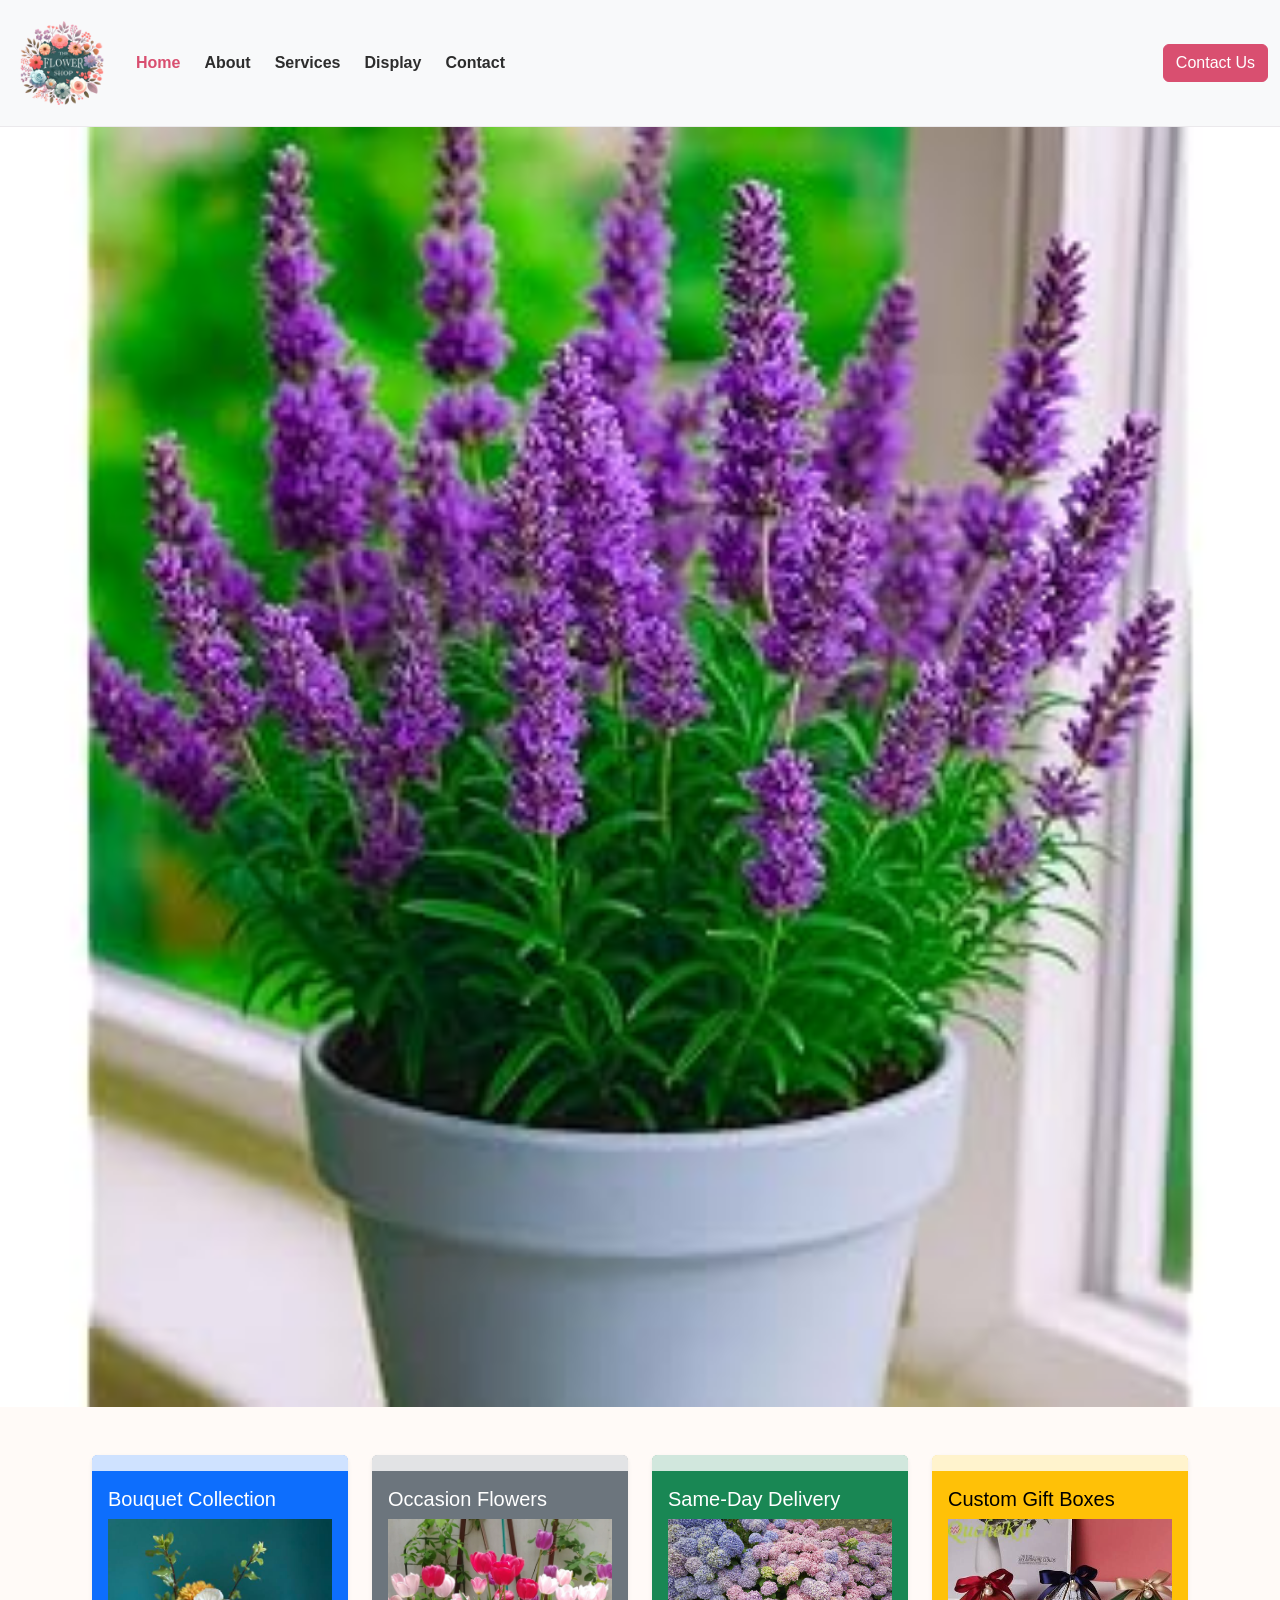
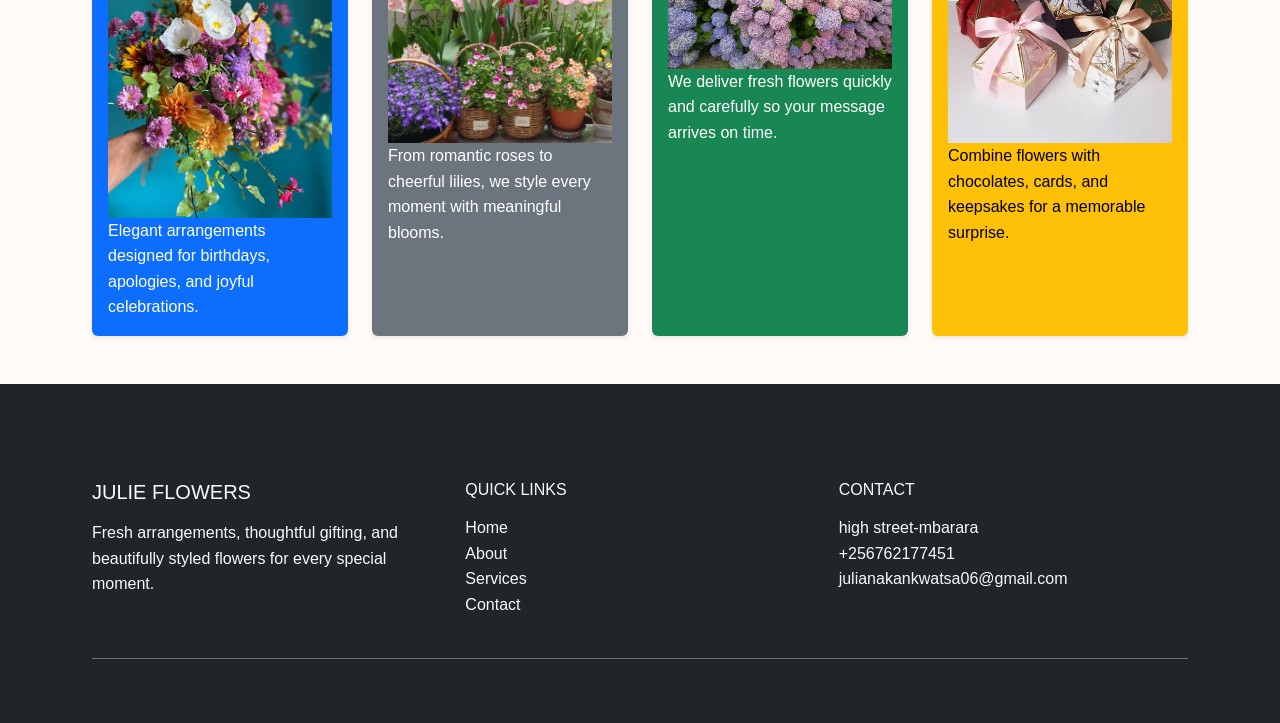
<file: index.html>
<!doctype html>
<html lang="en">
  <head>
    <meta charset="utf-8">
    <meta name="viewport" content="width=device-width, initial-scale=1">
    <title>JULIE FLOWERS</title>
    <link href="https://cdn.jsdelivr.net/npm/bootstrap@5.3.8/dist/css/bootstrap.min.css" rel="stylesheet" integrity="sha384-sRIl4kxILFvY47J16cr9ZwB07vP4J8+LH7qKQnuqkuIAvNWLzeN8tE5YBujZqJLB" crossorigin="anonymous">
    <link rel="stylesheet" href="styles.css">
  </head>
  <body>


<nav class="navbar navbar-expand-lg bg-body-tertiary">
  <div class="container-fluid">
    <a class="navbar-brand" href="#">
     <img src="./download (1).png"style="width: 100px; height: auto;" alt="logo"></img>
    </a>
    <button class="navbar-toggler" type="button" data-bs-toggle="collapse" data-bs-target="#navbarSupportedContent" aria-controls="navbarSupportedContent" aria-expanded="false" aria-label="Toggle navigation">
      <span class="navbar-toggler-icon"></span>
    </button>
    <div class="collapse navbar-collapse" id="navbarSupportedContent">
      <ul class="navbar-nav me-auto mb-2 mb-lg-0">
        <li class="nav-item">
          <a class="nav-link active" aria-current="page" href="index.html">Home</a>
        </li>
        <li class="nav-item">
          <a class="nav-link" href="about.html">About</a>
        </li>
        <li class="nav-item">
          <a class="nav-link" href="service.html">Services</a>
        </li>
        <li class="nav-item">
          <a class="nav-link" href="display.html">Display</a>
        </li>
        <li class="nav-item">
          <a class="nav-link" href="contact.html">Contact</a>
        </li>
      </ul>
      <a class="btn btn-primary" href="contact.html">Contact Us</a>
    </div>
  </div>
</nav>





<div id="carouselExampleSlidesOnly" class="carousel slide" data-bs-ride="carousel">
  <div class="carousel-inner">
    <div class="carousel-item active">
      <img src="./61cNMTvEzML._AC_SR290,290_.jpg" class="d-block w-100" alt="...">
    </div>
    <div class="carousel-item">
      <img src="./91kBZovvUzL._AC_SX569_.jpg" class="d-block w-100" alt="...">
    </div>
    <div class="carousel-item">
      <img src="./calamondin-orange-fdf10c07-b6b133559b694c3c9a8b9073ec164389.jpg" class="d-block w-100" alt="...">
    </div>
  </div>
</div>










<div class="container my-5">
  <div class="row g-4">
    <div class="col-md-6 col-lg-3">
      <div class="card h-100 text-bg-primary shadow-sm border-0">
        <div class="card-header border-0 bg-primary-subtle"></div>
        <div class="card-body">
          <h5 class="card-title">Bouquet Collection</h5>
          <img src="./images (39).png" alt="" class="img-fluid">
          <p class="card-text">Elegant arrangements designed for birthdays, apologies, and joyful celebrations.</p>
        </div>
      </div>
    </div>

    <div class="col-md-6 col-lg-3">
      <div class="card h-100 text-bg-secondary shadow-sm border-0">
        <div class="card-header border-0 bg-secondary-subtle"></div>
        <div class="card-body">
          <h5 class="card-title">Occasion Flowers</h5>
          <img src="./Colorful-flower-for-your-home-garden.webp" alt="" class="img-fluid">
          <p class="card-text">From romantic roses to cheerful lilies, we style every moment with meaningful blooms.</p>
        </div>
      </div>
    </div>

    <div class="col-md-6 col-lg-3">
      <div class="card h-100 text-bg-success shadow-sm border-0">
        <div class="card-header border-0 bg-success-subtle"></div>
        <div class="card-body">
          <h5 class="card-title">Same-Day Delivery</h5>

          <img src="./hydrangea-arranging-ideas-copy-2000-a7f884e983054d808f8746deaaf5e472.jpg" alt="" class="img-fluid">
          <p class="card-text">We deliver fresh flowers quickly and carefully so your message arrives on time.</p>
        </div>
      </div>
    </div>

    <div class="col-md-6 col-lg-3">
      <div class="card h-100 text-bg-warning shadow-sm border-0">
        <div class="card-header border-0 bg-warning-subtle"></div>
        <div class="card-body">
          <h5 class="card-title">Custom Gift Boxes</h5>

          <img src="./images (36).png" alt="" class="img-fluid">
          <p class="card-text">Combine flowers with chocolates, cards, and keepsakes for a memorable surprise.</p>
        </div>
      </div>
    </div>
  </div>
</div>




<footer class="bg-dark text-light mt-5">
  <div class="container py-5">
    <div class="row g-4">
      <div class="col-md-4">
        <h5 class="text-uppercase mb-3">Julie Flowers</h5>
        <p class="mb-0">Fresh arrangements, thoughtful gifting, and beautifully styled flowers for every special moment.</p>
      </div>
      <div class="col-md-4">
        <h6 class="text-uppercase mb-3">Quick Links</h6>
        <ul class="list-unstyled">
          <li><a href="index.html" class="text-light text-decoration-none">Home</a></li>
          <li><a href="about.html" class="text-light text-decoration-none">About</a></li>
          <li><a href="service.html" class="text-light text-decoration-none">Services</a></li>
          <li><a href="contact.html" class="text-light text-decoration-none">Contact</a></li>
        </ul>
      </div>
      <div class="col-md-4">
        <h6 class="text-uppercase mb-3">Contact</h6>
        <ul class="list-unstyled">
          <li>high street-mbarara</li>
          <li>+256762177451</li>
          <li>julianakankwatsa06@gmail.com</li>
        </ul>
      </div>
    </div>
    <div class="border-top border-secondary mt-4 pt-3 text-center small text-secondary">
      
    </div>
  </div>
</footer>

    <script src="https://cdn.jsdelivr.net/npm/bootstrap@5.3.8/dist/js/bootstrap.bundle.min.js" integrity="sha384-FKyoEForCGlyvwx9Hj09JcYn3nv7wiPVlz7YYwJrWVcXK/BmnVDxM+D2scQbITxI" crossorigin="anonymous"></script>
    <script src="script.js"></script>
  </body>
</html>
</file>
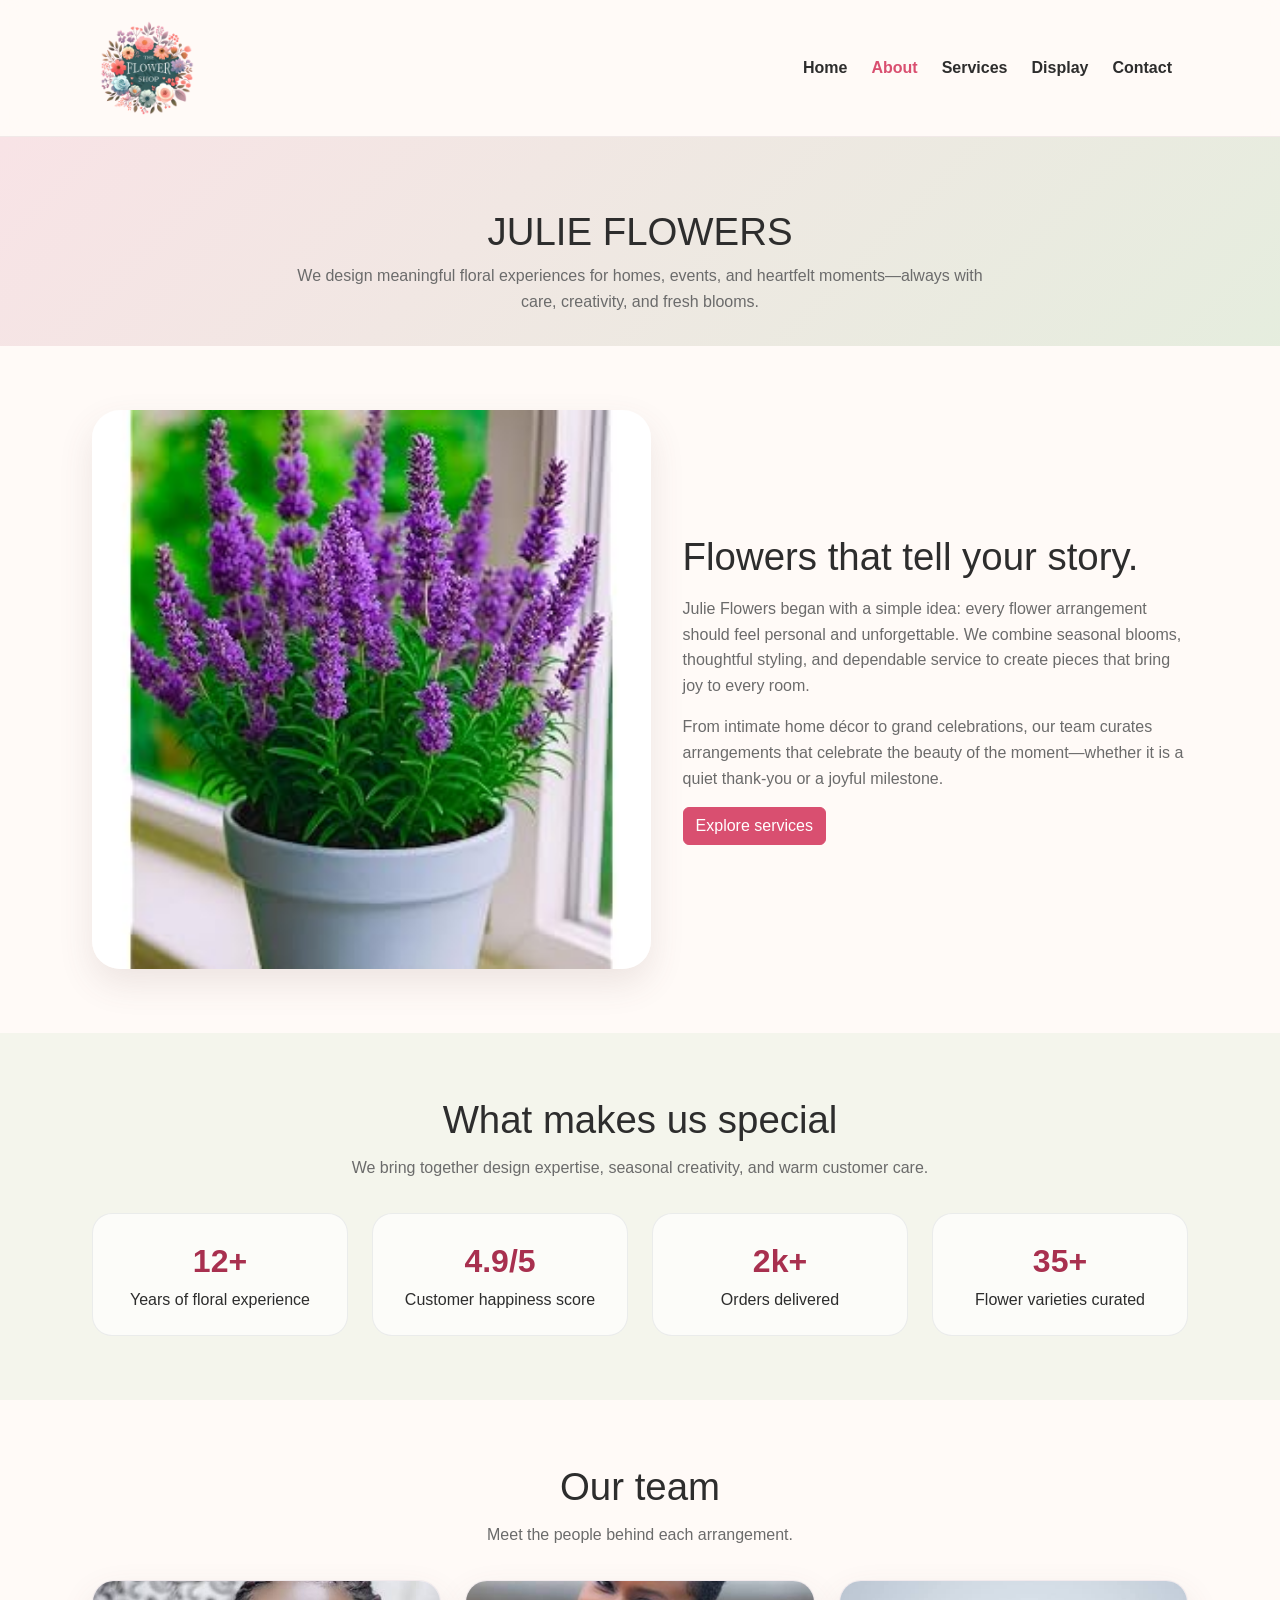
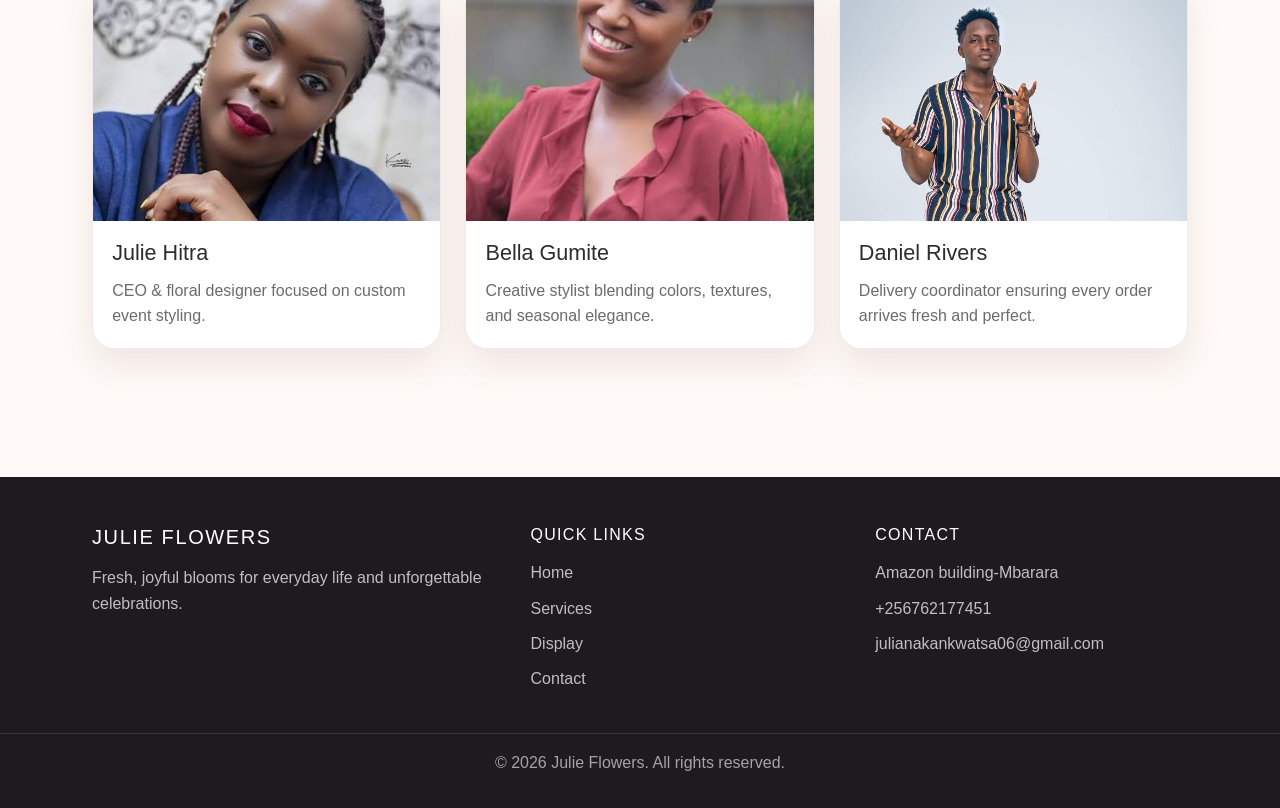
<file: about.html>
<!DOCTYPE html>
<html lang="en">
  <head>
    <meta charset="UTF-8" />
    <meta name="viewport" content="width=device-width, initial-scale=1.0" />
    <title>About | Julie Flowers</title>
    <link href="https://cdn.jsdelivr.net/npm/bootstrap@5.3.8/dist/css/bootstrap.min.css" rel="stylesheet" crossorigin="anonymous" />
    <link rel="stylesheet" href="styles.css" />
  </head>
  <body>
    <header class="site-header">
      <nav class="navbar navbar-expand-lg">
        <div class="container">
          <a class="navbar-brand" href="index.html"><img src="./download (1).png" alt="Julie Flowers logo" /></a>
          <button class="navbar-toggler" type="button" data-bs-toggle="collapse" data-bs-target="#mainNav" aria-controls="mainNav" aria-expanded="false" aria-label="Toggle navigation">
            <span class="navbar-toggler-icon"></span>
          </button>
          <div class="collapse navbar-collapse" id="mainNav">
            <ul class="navbar-nav ms-auto align-items-lg-center">
              <li class="nav-item"><a class="nav-link" href="index.html">Home</a></li>
              <li class="nav-item"><a class="nav-link active" href="about.html">About</a></li>
              <li class="nav-item"><a class="nav-link" href="service.html">Services</a></li>
              <li class="nav-item"><a class="nav-link" href="display.html">Display</a></li>
              <li class="nav-item"><a class="nav-link" href="contact.html">Contact</a></li>
            </ul>
          </div>
        </div>
      </nav>
    </header>

    <main>
      <section class="page-hero">
        <div class="container page-hero-inner fade-up">
        
          <h1>JULIE FLOWERS</h1>
          <p>We design meaningful floral experiences for homes, events, and heartfelt moments—always with care, creativity, and fresh blooms.</p>
        </div>
      </section>

      <section class="section">
        <div class="container story-layout">
          <div class="fade-up">
            <img src="./61cNMTvEzML._AC_SR290,290_.jpg" alt="Beautiful flower arrangements" />
          </div>
          <div class="story-content fade-up">
            <h2>Flowers that tell your story.</h2>
            <p>Julie Flowers began with a simple idea: every flower arrangement should feel personal and unforgettable. We combine seasonal blooms, thoughtful styling, and dependable service to create pieces that bring joy to every room.</p>
            <p>From intimate home décor to grand celebrations, our team curates arrangements that celebrate the beauty of the moment—whether it is a quiet thank-you or a joyful milestone.</p>
            <a href="service.html" class="btn btn-primary">Explore services</a>
          </div>
        </div>
      </section>

      <section class="section" style="background: rgba(223, 234, 216, 0.35);">
        <div class="container">
          <div class="section-heading fade-up">
            <h2>What makes us special</h2>
            <p>We bring together design expertise, seasonal creativity, and warm customer care.</p>
          </div>
          <div class="stat-grid">
            <div class="stat-box fade-up">
              <strong>12+</strong>
              Years of floral experience
            </div>
            <div class="stat-box fade-up">
              <strong>4.9/5</strong>
              Customer happiness score
            </div>
            <div class="stat-box fade-up">
              <strong>2k+</strong>
              Orders delivered
            </div>
            <div class="stat-box fade-up">
              <strong>35+</strong>
              Flower varieties curated
            </div>
          </div>
        </div>
      </section>

      <section class="section">
        <div class="container">
          <div class="section-heading fade-up">
            <h2>Our team</h2>
            <p>Meet the people behind each arrangement.</p>
          </div>
          <div class="team-grid">
            <div class="team-card fade-up">
              <img src="./images (34).png" alt="Julie portrait" />
              <div class="team-card-body">
                <h3>Julie Hitra</h3>
                <p>CEO & floral designer focused on custom event styling.</p>
              </div>
            </div>
            <div class="team-card fade-up">
              <img src="./images (32).png" alt="CEO" />
              <div class="team-card-body">
                <h3>Bella Gumite</h3>
                <p>Creative stylist blending colors, textures, and seasonal elegance.</p>
              </div>
            </div>
            <div class="team-card fade-up">
              <img src="./images (30).png" alt="Delivery team portrait" />
              <div class="team-card-body">
                <h3>Daniel Rivers</h3>
                <p>Delivery coordinator ensuring every order arrives fresh and perfect.</p>
              </div>
            </div>
          </div>
        </div>
      </section>
    </main>

    <footer>
      <div class="container footer-grid">
        <div>
          <h5>Julie Flowers</h5>
          <p>Fresh, joyful blooms for everyday life and unforgettable celebrations.</p>
        </div>
        <div>
          <h6>Quick links</h6>
          <ul class="footer-links">
            <li><a href="index.html">Home</a></li>
            <li><a href="service.html">Services</a></li>
            <li><a href="display.html">Display</a></li>
            <li><a href="contact.html">Contact</a></li>
          </ul>
        </div>
        <div>
          <h6>Contact</h6>
          <ul class="footer-links">
            <li>Amazon building-Mbarara</li>
            <li>+256762177451</li>
            <li>julianakankwatsa06@gmail.com</li>
          </ul>
        </div>
      </div>
      <div class="footer-bottom">© <span id="year"></span> Julie Flowers. All rights reserved.</div>
    </footer>

    <script src="https://cdn.jsdelivr.net/npm/bootstrap@5.3.8/dist/js/bootstrap.bundle.min.js" crossorigin="anonymous"></script>
    <script src="script.js"></script>
  </body>
</html>
</file>
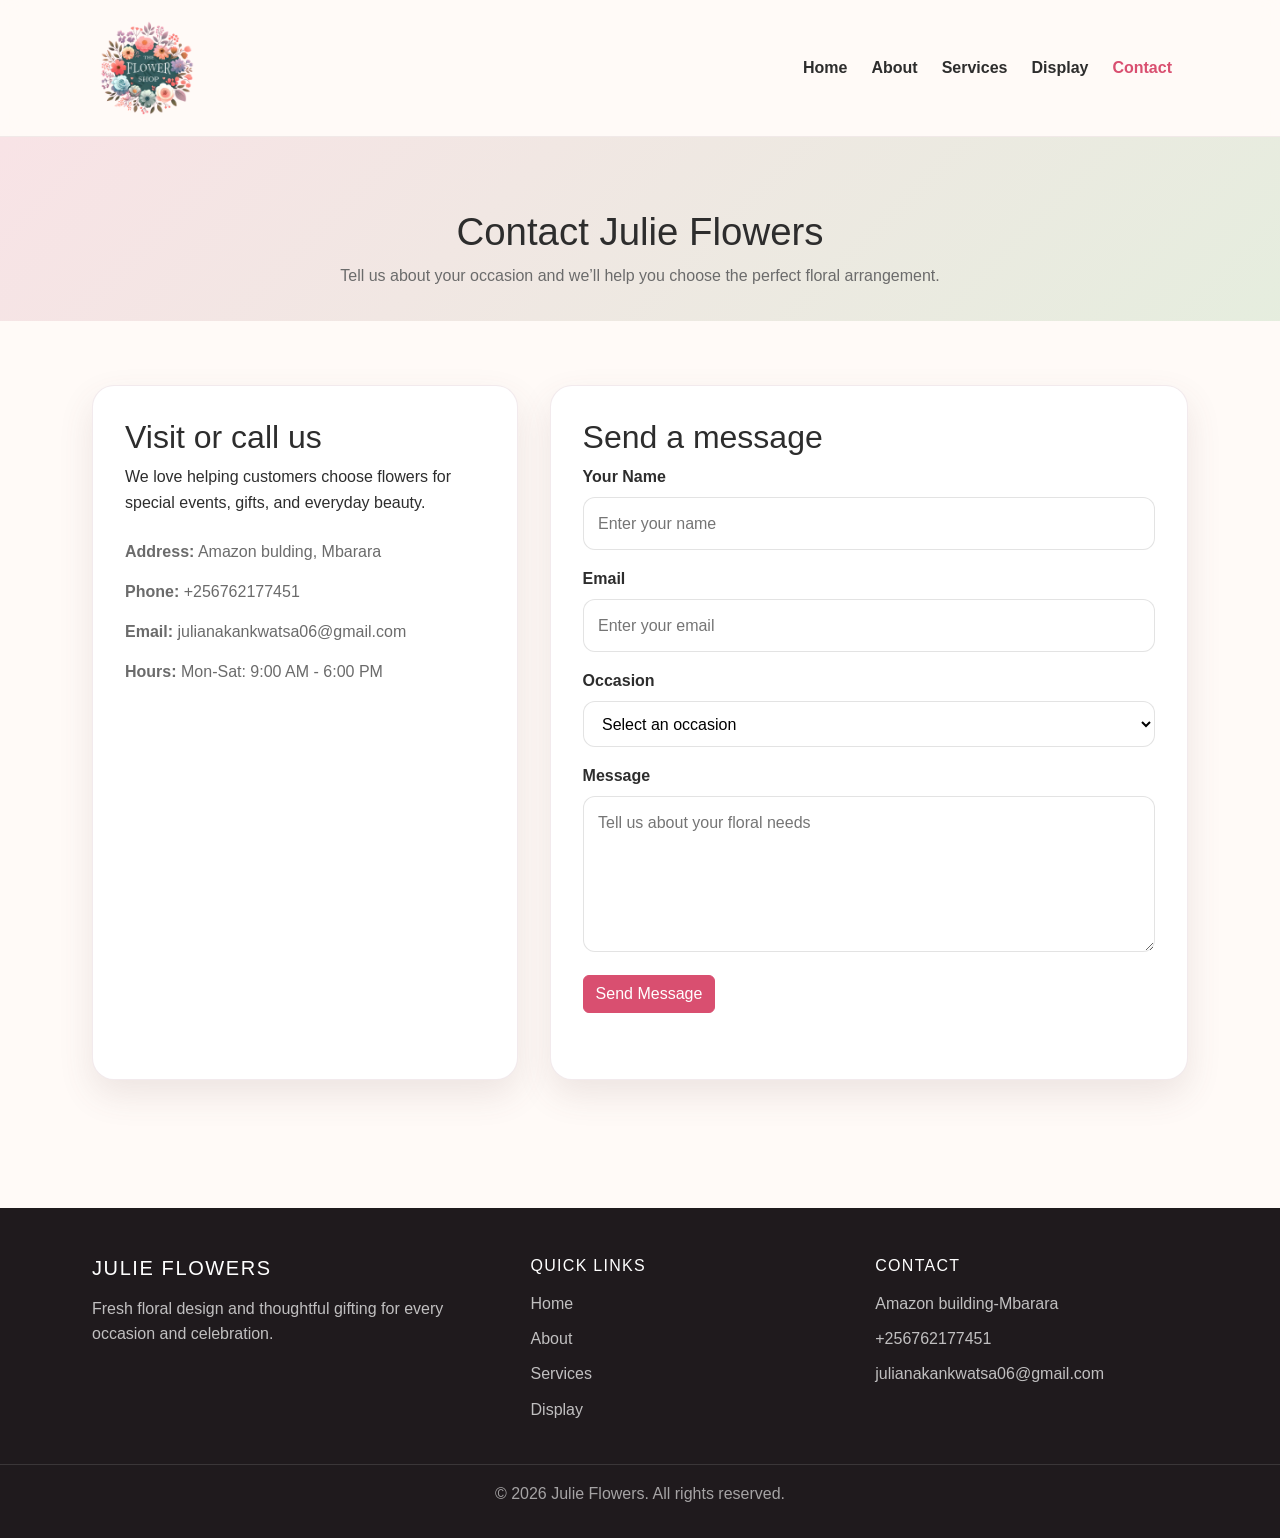
<file: contact.html>
<!DOCTYPE html>
<html lang="en">
  <head>
    <meta charset="UTF-8" />
    <meta name="viewport" content="width=device-width, initial-scale=1.0" />
    <title>Contact | Julie Flowers</title>
    <link href="https://cdn.jsdelivr.net/npm/bootstrap@5.3.8/dist/css/bootstrap.min.css" rel="stylesheet" crossorigin="anonymous" />
    <link rel="stylesheet" href="styles.css" />
  </head>
  <body>
    <header class="site-header">
      <nav class="navbar navbar-expand-lg">
        <div class="container">
          <a class="navbar-brand" href="index.html"><img src="./download (1).png" alt="Julie Flowers logo" /></a>
          <button class="navbar-toggler" type="button" data-bs-toggle="collapse" data-bs-target="#mainNav" aria-controls="mainNav" aria-expanded="false" aria-label="Toggle navigation">
            <span class="navbar-toggler-icon"></span>
          </button>
          <div class="collapse navbar-collapse" id="mainNav">
            <ul class="navbar-nav ms-auto align-items-lg-center">
              <li class="nav-item"><a class="nav-link" href="index.html">Home</a></li>
              <li class="nav-item"><a class="nav-link" href="about.html">About</a></li>
              <li class="nav-item"><a class="nav-link" href="service.html">Services</a></li>
              <li class="nav-item"><a class="nav-link" href="display.html">Display</a></li>
              <li class="nav-item"><a class="nav-link active" href="contact.html">Contact</a></li>
            </ul>
          </div>
        </div>
      </nav>
    </header>

    <main>
      <section class="page-hero">
        <div class="container page-hero-inner fade-up">
          
          <h1>Contact Julie Flowers</h1>
          <p>Tell us about your occasion and we’ll help you choose the perfect floral arrangement.</p>
        </div>
      </section>

      <section class="section">
        <div class="container contact-wrap">
          <div class="contact-card fade-up">
            <h2>Visit or call us</h2>
            <p>We love helping customers choose flowers for special events, gifts, and everyday beauty.</p>
            <ul class="contact-info">
              <li><strong>Address:</strong> Amazon bulding, Mbarara</li>
              <li><strong>Phone:</strong> +256762177451</li>
              <li><strong>Email:</strong> julianakankwatsa06@gmail.com</li>
              <li><strong>Hours:</strong> Mon-Sat: 9:00 AM - 6:00 PM</li>
            </ul>
          </div>

          <div class="contact-card fade-up">
            <h2>Send a message</h2>
            <form id="contact-form">
              <div class="form-group">
                <label for="name">Your Name</label>
                <input type="text" id="name" name="name" placeholder="Enter your name" required />
              </div>
              <div class="form-group">
                <label for="email">Email</label>
                <input type="email" id="email" name="email" placeholder="Enter your email" required />
              </div>
              <div class="form-group">
                <label for="occasion">Occasion</label>
                <select id="occasion" name="occasion">
                  <option value="">Select an occasion</option>
                  <option>Birthday</option>
                  <option>Wedding</option>
                  <option>Anniversary</option>
                  <option>Corporate</option>
                  <option>Sympathy</option>
                  <option>Other</option>
                </select>
              </div>
              <div class="form-group">
                <label for="message">Message</label>
                <textarea id="message" name="message" rows="5" placeholder="Tell us about your floral needs" required></textarea>
              </div>
              <button type="submit" class="btn btn-primary">Send Message</button>
              <div id="form-status" class="form-status" aria-live="polite"></div>
            </form>
          </div>
        </div>
      </section>
    </main>

    <footer>
      <div class="container footer-grid">
        <div>
          <h5>Julie Flowers</h5>
          <p>Fresh floral design and thoughtful gifting for every occasion and celebration.</p>
        </div>
        <div>
          <h6>Quick links</h6>
          <ul class="footer-links">
            <li><a href="index.html">Home</a></li>
            <li><a href="about.html">About</a></li>
            <li><a href="service.html">Services</a></li>
            <li><a href="display.html">Display</a></li>
          </ul>
        </div>
        <div>
          <h6>Contact</h6>
          <ul class="footer-links">
            <li>Amazon building-Mbarara</li>
            <li>+256762177451</li>
            <li>julianakankwatsa06@gmail.com</li>
          </ul>
        </div>
      </div>
      <div class="footer-bottom">© <span id="year"></span> Julie Flowers. All rights reserved.</div>
    </footer>

    <script src="https://cdn.jsdelivr.net/npm/bootstrap@5.3.8/dist/js/bootstrap.bundle.min.js" crossorigin="anonymous"></script>
    <script src="script.js"></script>
  </body>
</html>
</file>
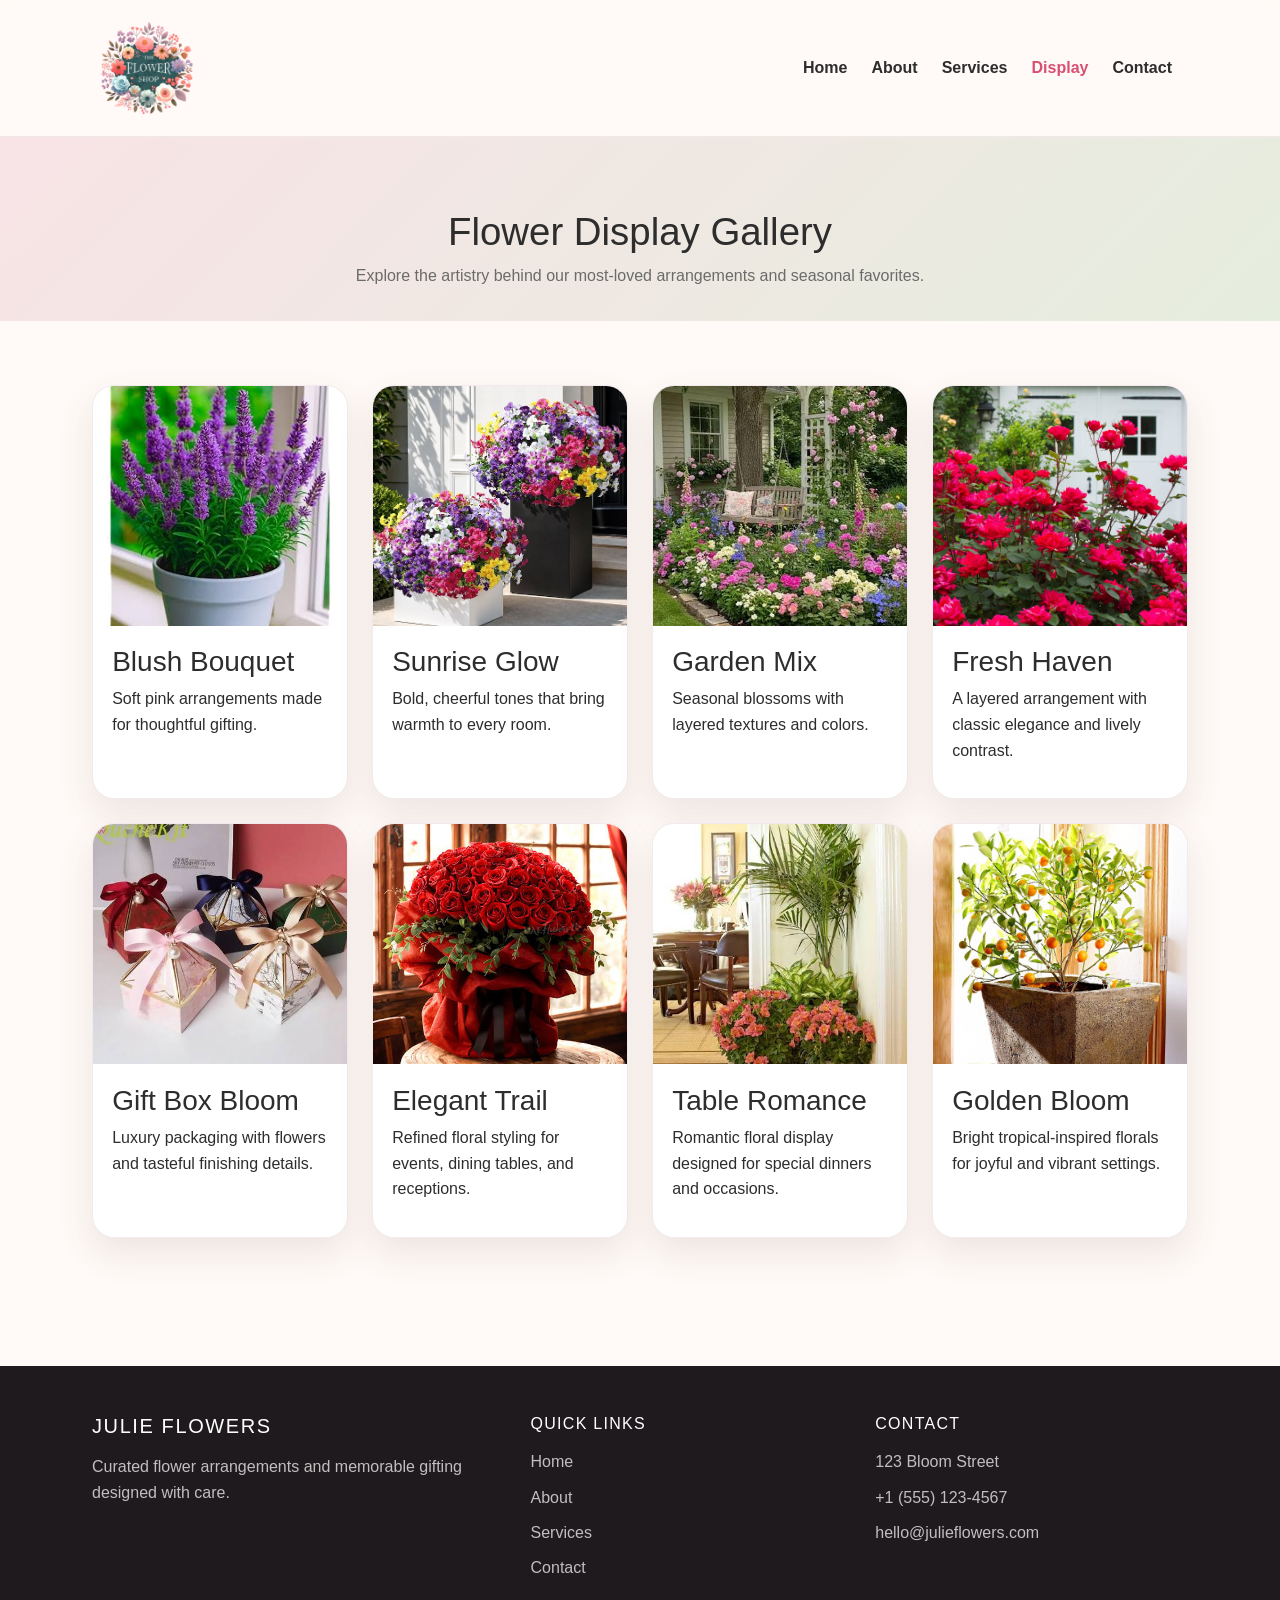
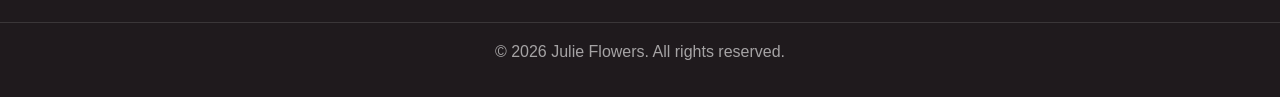
<file: display.html>
<!DOCTYPE html>
<html lang="en">
  <head>
    <meta charset="UTF-8" />
    <meta name="viewport" content="width=device-width, initial-scale=1.0" />
    <title>Display | Julie Flowers</title>
    <link href="https://cdn.jsdelivr.net/npm/bootstrap@5.3.8/dist/css/bootstrap.min.css" rel="stylesheet" crossorigin="anonymous" />
    <link rel="stylesheet" href="styles.css" />
  </head>
  <body>
    <header class="site-header">
      <nav class="navbar navbar-expand-lg">
        <div class="container">
          <a class="navbar-brand" href="index.html"><img src="./download (1).png" alt="Julie Flowers logo" /></a>
          <button class="navbar-toggler" type="button" data-bs-toggle="collapse" data-bs-target="#mainNav" aria-controls="mainNav" aria-expanded="false" aria-label="Toggle navigation">
            <span class="navbar-toggler-icon"></span>
          </button>
          <div class="collapse navbar-collapse" id="mainNav">
            <ul class="navbar-nav ms-auto align-items-lg-center">
              <li class="nav-item"><a class="nav-link" href="index.html">Home</a></li>
              <li class="nav-item"><a class="nav-link" href="about.html">About</a></li>
              <li class="nav-item"><a class="nav-link" href="service.html">Services</a></li>
              <li class="nav-item"><a class="nav-link active" href="display.html">Display</a></li>
              <li class="nav-item"><a class="nav-link" href="contact.html">Contact</a></li>
            </ul>
          </div>
        </div>
      </nav>
    </header>

    <main>
      <section class="page-hero">
        <div class="container page-hero-inner fade-up">
          
          <h1>Flower Display Gallery</h1>
          <p>Explore the artistry behind our most-loved arrangements and seasonal favorites.</p>
        </div>
      </section>

      <section class="section">
        <div class="container">
          <div class="display-grid">
            <div class="display-card gallery-item fade-up">
              <img src="./61cNMTvEzML._AC_SR290,290_.jpg" alt="Blush bouquet" />
              <div class="display-card-body">
                <h3>Blush Bouquet</h3>
                <p>Soft pink arrangements made for thoughtful gifting.</p>
              </div>
            </div>

            <div class="display-card gallery-item fade-up">
              <img src="./91kBZovvUzL._AC_SX569_.jpg" alt="Sunrise bouquet" />
              <div class="display-card-body">
                <h3>Sunrise Glow</h3>
                <p>Bold, cheerful tones that bring warmth to every room.</p>
              </div>
            </div>

            <div class="display-card gallery-item fade-up">
              <img src="./images (37).png" alt="Garden arrangement" />
              <div class="display-card-body">
                <h3>Garden Mix</h3>
                <p>Seasonal blossoms with layered textures and colors.</p>
              </div>
            </div>

            <div class="display-card gallery-item fade-up">
              <img src="./flower4.png" alt="Fresh floral arrangement" />
              <div class="display-card-body">
                <h3>Fresh Haven</h3>
                <p>A layered arrangement with classic elegance and lively contrast.</p>
              </div>
            </div>

            <div class="display-card gallery-item fade-up">
              <img src="./images (36).png" alt="Gift box arrangement" />
              <div class="display-card-body">
                <h3>Gift Box Bloom</h3>
                <p>Luxury packaging with flowers and tasteful finishing details.</p>
              </div>
            </div>

            <div class="display-card gallery-item fade-up">
              <img src="./images (35).png" alt="Elegant arrangement" />
              <div class="display-card-body">
                <h3>Elegant Trail</h3>
                <p>Refined floral styling for events, dining tables, and receptions.</p>
              </div>
            </div>

            <div class="display-card gallery-item fade-up">
              <img src="./flower 2.png" alt="Table flower display" />
              <div class="display-card-body">
                <h3>Table Romance</h3>
                <p>Romantic floral display designed for special dinners and occasions.</p>
              </div>
            </div>

            <div class="display-card gallery-item fade-up">
              <img src="./calamondin-orange-fdf10c07-b6b133559b694c3c9a8b9073ec164389.jpg" alt="Tropical flower display" />
              <div class="display-card-body">
                <h3>Golden Bloom</h3>
                <p>Bright tropical-inspired florals for joyful and vibrant settings.</p>
              </div>
            </div>
          </div>
        </div>
      </section>
    </main>

    <footer>
      <div class="container footer-grid">
        <div>
          <h5>Julie Flowers</h5>
          <p>Curated flower arrangements and memorable gifting designed with care.</p>
        </div>
        <div>
          <h6>Quick links</h6>
          <ul class="footer-links">
            <li><a href="index.html">Home</a></li>
            <li><a href="about.html">About</a></li>
            <li><a href="service.html">Services</a></li>
            <li><a href="contact.html">Contact</a></li>
          </ul>
        </div>
        <div>
          <h6>Contact</h6>
          <ul class="footer-links">
            <li>123 Bloom Street</li>
            <li>+1 (555) 123-4567</li>
            <li>hello@julieflowers.com</li>
          </ul>
        </div>
      </div>
      <div class="footer-bottom">© <span id="year"></span> Julie Flowers. All rights reserved.</div>
    </footer>

    <script src="https://cdn.jsdelivr.net/npm/bootstrap@5.3.8/dist/js/bootstrap.bundle.min.js" crossorigin="anonymous"></script>
    <script src="script.js"></script>
  </body>
</html>
</file>
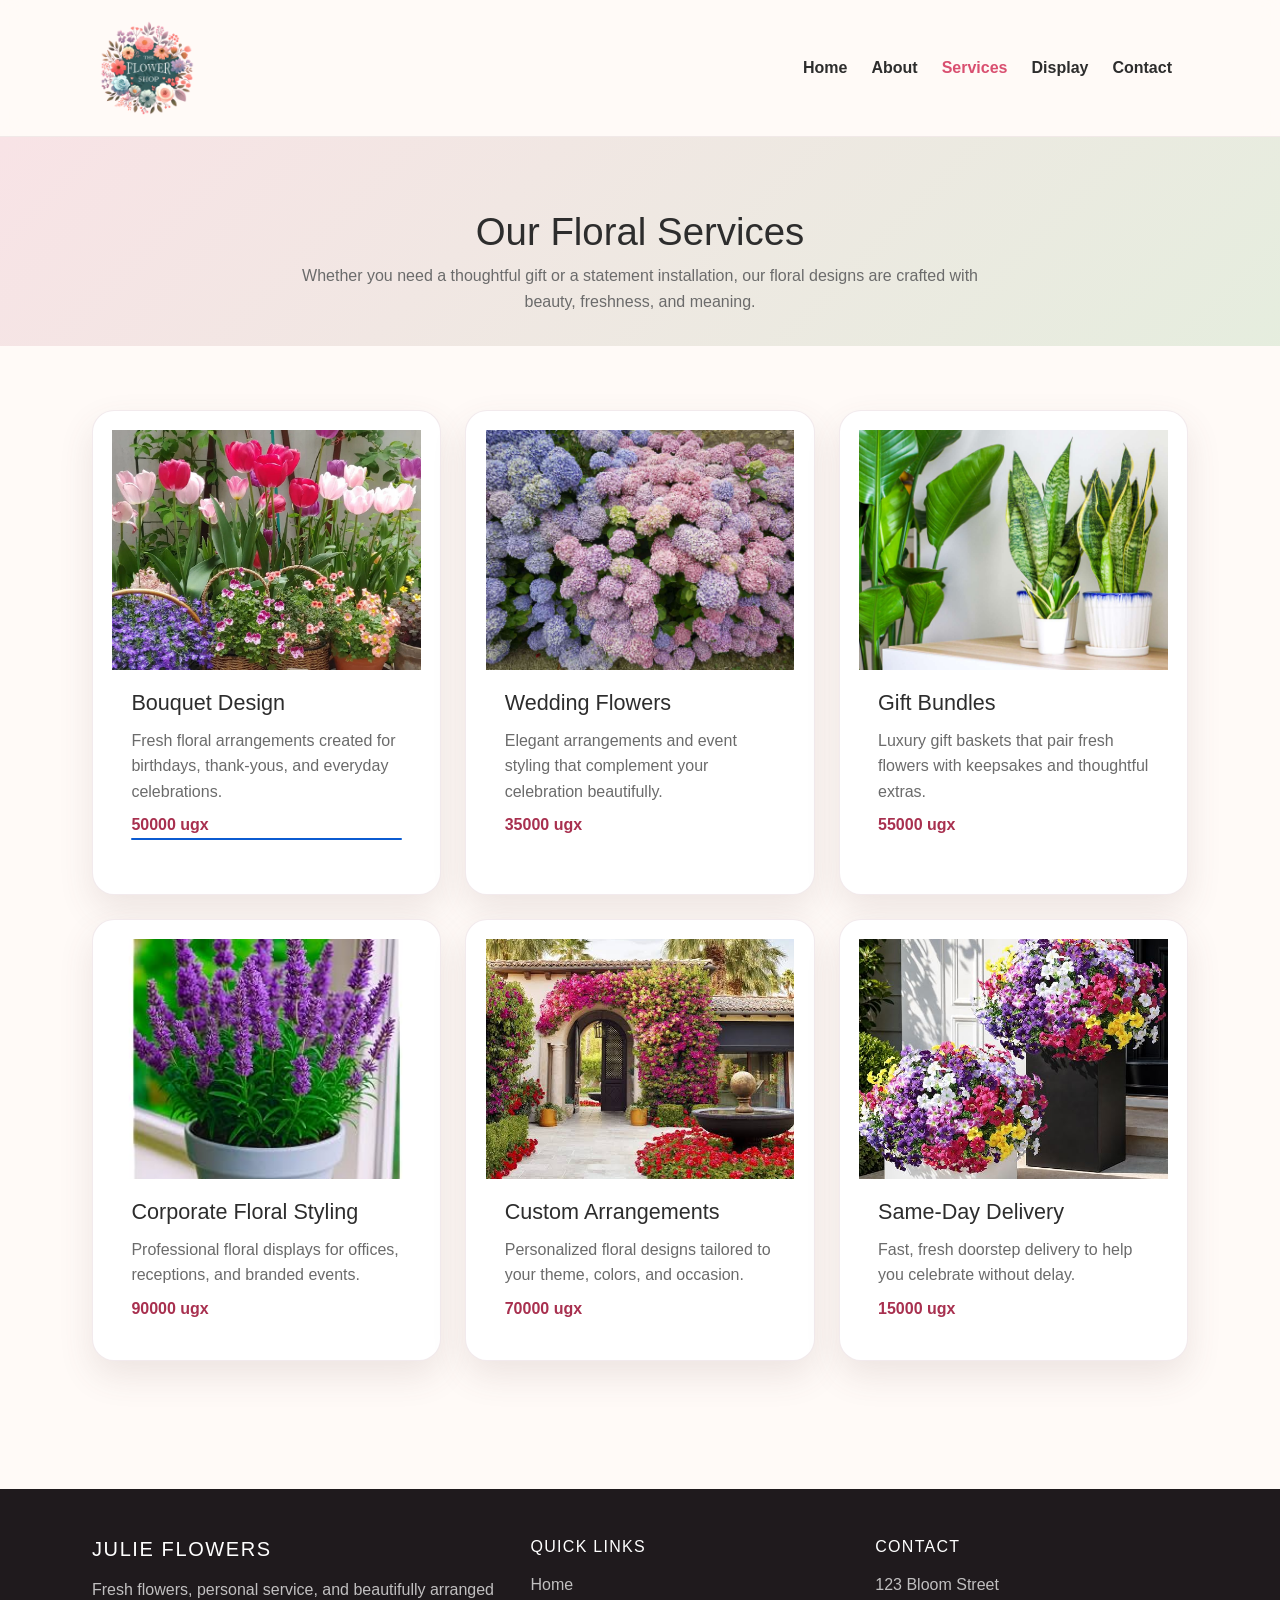
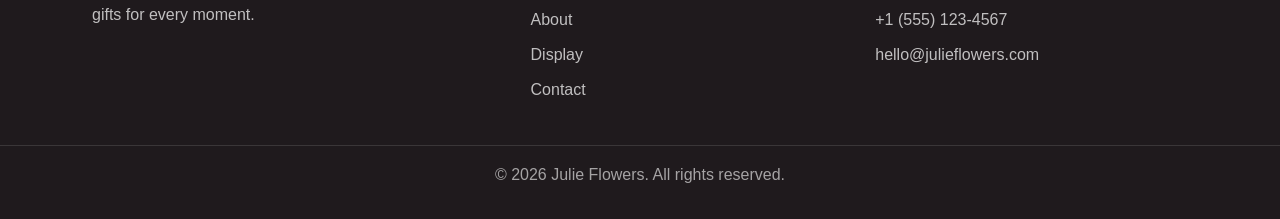
<file: service.html>
<!DOCTYPE html>
<html lang="en">
  <head>
    <meta charset="UTF-8" />
    <meta name="viewport" content="width=device-width, initial-scale=1.0" />
    <title>Services | Julie Flowers</title>
    <link href="https://cdn.jsdelivr.net/npm/bootstrap@5.3.8/dist/css/bootstrap.min.css" rel="stylesheet" crossorigin="anonymous" />
    <link rel="stylesheet" href="styles.css" />
  </head>
  <body>
    <header class="site-header">
      <nav class="navbar navbar-expand-lg">
        <div class="container">
          <a class="navbar-brand" href="index.html"><img src="./download (1).png" alt="Julie Flowers logo" /></a>
          <button class="navbar-toggler" type="button" data-bs-toggle="collapse" data-bs-target="#mainNav" aria-controls="mainNav" aria-expanded="false" aria-label="Toggle navigation">
            <span class="navbar-toggler-icon"></span>
          </button>
          <div class="collapse navbar-collapse" id="mainNav">
            <ul class="navbar-nav ms-auto align-items-lg-center">
              <li class="nav-item"><a class="nav-link" href="index.html">Home</a></li>
              <li class="nav-item"><a class="nav-link" href="about.html">About</a></li>
              <li class="nav-item"><a class="nav-link active" href="service.html">Services</a></li>
              <li class="nav-item"><a class="nav-link" href="display.html">Display</a></li>
              <li class="nav-item"><a class="nav-link" href="contact.html">Contact</a></li>
            </ul>
          </div>
        </div>
      </nav>
    </header>

    <main>
      <section class="page-hero">
        <div class="container page-hero-inner fade-up">
          
          <h1>Our Floral Services</h1>
          <p>Whether you need a thoughtful gift or a statement installation, our floral designs are crafted with beauty, freshness, and meaning.</p>
        </div>
      </section>

      <section class="section">
        <div class="container">
          <div class="service-grid">
            <article class="service-card fade-up">
              <img src="./Colorful-flower-for-your-home-garden.webp" alt="Bouquet design" />
              <div class="service-card-body">
                <h3>Bouquet Design</h3>
                <p>Fresh floral arrangements created for birthdays, thank-yous, and everyday celebrations.</p>
                <span class="price">50000 ugx</span>
                <div class="card text-bg-primary mb-3" style="max-width: 18rem;">
  <i class="fa fa-shopping-cart" aria-hidden="true"></i>
</div>
              </div>
            </article>

            <article class="service-card fade-up">
              <img src="./hydrangea-arranging-ideas-copy-2000-a7f884e983054d808f8746deaaf5e472.jpg" alt="Wedding floral arrangement" />
              <div class="service-card-body">
                <h3>Wedding Flowers</h3>
                <p>Elegant arrangements and event styling that complement your celebration beautifully.</p>
                <span class="price">35000 ugx</span>
<i class="fa fa-shopping-cart" aria-hidden="true"></i>

              </div>
            </article>

            <article class="service-card fade-up">
              <img src="./flowering-indoor-plants-lovely-blooms-snake-plant-getty-0523-4619c1a736344f238643e41b95b6cc24.jpg" alt="Gift basket service" />
              <div class="service-card-body">
                <h3>Gift Bundles</h3>
                <p>Luxury gift baskets that pair fresh flowers with keepsakes and thoughtful extras.</p>
                <span class="price">55000 ugx</span>
              </div>
            </article>

            <article class="service-card fade-up">
              <img src="./61cNMTvEzML._AC_SR290,290_.jpg" alt="Corporate floral arrangement" />
              <div class="service-card-body">
                <h3>Corporate Floral Styling</h3>
                <p>Professional floral displays for offices, receptions, and branded events.</p>
                <span class="price"> 90000 ugx</span>
                
                <i class="fa fa-shopping-cart" aria-hidden="true"></i>
              </div>
            </article>

            <article class="service-card fade-up">
              <img src="./images (19).png" alt="Custom arrangement" />
              <div class="service-card-body">
                <h3>Custom Arrangements</h3>
                <p>Personalized floral designs tailored to your theme, colors, and occasion.</p>
                <span class="price">70000 ugx</span>
                
                <i class="fa fa-shopping-cart" aria-hidden="true"></i>
              </div>
            </article>

            <article class="service-card fade-up">
              <img src="./91kBZovvUzL._AC_SX569_.jpg" alt="Same day delivery" />
              <div class="service-card-body">
                <h3>Same-Day Delivery</h3>
                <p>Fast, fresh doorstep delivery to help you celebrate without delay.</p>
                <span class="price"> 15000 ugx</span>
                
                <i class="fa fa-shopping-cart" aria-hidden="true"></i>
              </div>
            </article>
          </div>
        </div>
      </section>
    </main>

    <footer>
      <div class="container footer-grid">
        <div>
          <h5>Julie Flowers</h5>
          <p>Fresh flowers, personal service, and beautifully arranged gifts for every moment.</p>
        </div>
        <div>
          <h6>Quick links</h6>
          <ul class="footer-links">
            <li><a href="index.html">Home</a></li>
            <li><a href="about.html">About</a></li>
            <li><a href="display.html">Display</a></li>
            <li><a href="contact.html">Contact</a></li>
          </ul>
        </div>
        <div>
          <h6>Contact</h6>
          <ul class="footer-links">
            <li>123 Bloom Street</li>
            <li>+1 (555) 123-4567</li>
            <li>hello@julieflowers.com</li>
          </ul>
        </div>
      </div>
      <div class="footer-bottom">© <span id="year"></span> Julie Flowers. All rights reserved.</div>
    </footer>

    <script src="https://cdn.jsdelivr.net/npm/bootstrap@5.3.8/dist/js/bootstrap.bundle.min.js" crossorigin="anonymous"></script>
    <script src="script.js"></script>
  </body>
</html>
</file>
<file: styles.css>
:root {
  --blush: #f7dfe3;
  --rose: #d94f70;
  --rose-dark: #a8304f;
  --sage: #dfead8;
  --green: #6b8f71;
  --green-dark: #3e5d47;
  --cream: #fffaf7;
  --gold: #f4d18a;
  --text: #2d2d2d;
  --muted: #6b6b6b;
  --white: #ffffff;
  --shadow: 0 15px 35px rgba(109, 72, 78, 0.12);
}

* {
  box-sizing: border-box;
}

html {
  scroll-behavior: smooth;
}

body {
  margin: 0;
  font-family: Arial, Helvetica, sans-serif;
  background: var(--cream);
  color: var(--text);
  line-height: 1.6;
}

img {
  max-width: 100%;
  display: block;
}

a {
  text-decoration: none;
}

.container {
  width: min(1120px, calc(100% - 2rem));
  margin: 0 auto;
}

.site-header {
  position: sticky;
  top: 0;
  z-index: 1000;
}

.navbar {
  background: rgba(255, 250, 247, 0.9);
  backdrop-filter: blur(12px);
  border-bottom: 1px solid rgba(123, 93, 109, 0.1);
  transition: all 0.3s ease;
}

.navbar.scrolled {
  box-shadow: 0 8px 18px rgba(89, 54, 63, 0.08);
  background: rgba(255, 250, 247, 0.97);
}

.navbar-brand img {
  width: 110px;
  height: auto;
}

.nav-link {
  color: var(--text) !important;
  font-weight: 600;
  margin-right: 0.5rem;
}

.nav-link.active,
.nav-link:hover {
  color: var(--rose) !important;
}

.btn-primary {
  background: var(--rose);
  border-color: var(--rose);
}

.btn-primary:hover {
  background: var(--rose-dark);
  border-color: var(--rose-dark);
}

.btn-outline-primary {
  color: var(--rose);
  border-color: var(--rose);
}

.btn-outline-primary:hover {
  background: var(--rose);
  border-color: var(--rose);
}

.hero {
  padding: 5rem 0 3rem;
  background: linear-gradient(135deg, rgba(247, 223, 227, 0.75), rgba(223, 234, 216, 0.8));
}

.hero-inner {
  display: grid;
  grid-template-columns: 1.1fr 0.9fr;
  align-items: center;
  gap: 2rem;
}

.hero-copy h1 {
  font-size: clamp(2.3rem, 4vw, 4.25rem);
  font-weight: 800;
  line-height: 1.05;
  margin-bottom: 1rem;
}

.hero-copy p {
  color: var(--muted);
  font-size: 1.08rem;
  margin-bottom: 1.5rem;
}

.hero-cta {
  display: flex;
  gap: 1rem;
  flex-wrap: wrap;
}

.hero-image-wrapper {
  position: relative;
}

.hero-image-wrapper img {
  width: 100%;
  border-radius: 28px;
  object-fit: cover;
  box-shadow: var(--shadow);
}

.badge-pill {
  display: inline-flex;
  align-items: center;
  gap: 0.5rem;
  background: rgba(255, 255, 255, 0.7);
  padding: 0.55rem 0.9rem;
  border-radius: 999px;
  font-size: 0.75rem;
  font-weight: 700;
  letter-spacing: 0.08em;
  text-transform: uppercase;
  color: var(--rose-dark);
  margin-bottom: 1rem;
}

.section {
  padding: 4rem 0;
}

.section-heading {
  text-align: center;
  margin-bottom: 2rem;
}

.section-heading h2 {
  font-size: clamp(2rem, 3vw, 3rem);
  margin-bottom: 0.75rem;
}

.section-heading p {
  max-width: 700px;
  margin: 0 auto;
  color: var(--muted);
}

.feature-grid,
.service-grid,
.display-grid,
.team-grid,
.stat-grid {
  display: grid;
  gap: 1.5rem;
}

.feature-grid {
  grid-template-columns: repeat(4, minmax(0, 1fr));
}

.feature-card,
.service-card,
.display-card,
.team-card {
  background: var(--white);
  border-radius: 22px;
  overflow: hidden;
  border: 1px solid rgba(188, 150, 166, 0.2);
  box-shadow: var(--shadow);
  transition: transform 0.25s ease, box-shadow 0.25s ease;
}

.feature-card:hover,
.service-card:hover,
.display-card:hover,
.team-card:hover {
  transform: translateY(-6px);
  box-shadow: 0 22px 35px rgba(109, 72, 78, 0.13);
}

.feature-card {
  padding: 1.5rem;
}

.feature-icon {
  width: 60px;
  height: 60px;
  border-radius: 16px;
  background: linear-gradient(135deg, var(--blush), var(--sage));
  display: grid;
  place-items: center;
  font-size: 1.7rem;
  margin-bottom: 1rem;
}

.feature-card h3,
.service-card h3,
.team-card h3 {
  font-size: 1.35rem;
  margin-bottom: 0.75rem;
}

.feature-card p,
.service-card p,
.team-card p {
  color: var(--muted);
  margin: 0;
}

.service-grid {
  grid-template-columns: repeat(3, minmax(0, 1fr));
}

.service-card {
  padding: 1.2rem;
}

.service-card img,
.display-card img,
.team-card img {
  width: 100%;
  height: 240px;
  object-fit: cover;
}

.service-card-body,
.display-card-body,
.team-card-body {
  padding: 1.2rem;
}

.service-card .price {
  display: inline-block;
  font-weight: 700;
  color: var(--rose-dark);
  margin-top: 0.5rem;
}

.display-grid {
  grid-template-columns: repeat(4, minmax(0, 1fr));
}

.display-card {
  padding: 0;
}

.display-card .tag {
  position: absolute;
  top: 1rem;
  left: 1rem;
  background: rgba(255, 255, 255, 0.9);
  border-radius: 999px;
  padding: 0.35rem 0.7rem;
  font-size: 0.7rem;
  text-transform: uppercase;
  letter-spacing: 0.08em;
  font-weight: 700;
  color: var(--green-dark);
}

.gallery-item {
  position: relative;
}

.story-layout {
  display: grid;
  grid-template-columns: 1.05fr 0.95fr;
  gap: 2rem;
  align-items: center;
}

.story-layout img {
  width: 100%;
  border-radius: 28px;
  box-shadow: var(--shadow);
}

.story-content h2 {
  font-size: clamp(2rem, 3vw, 2.7rem);
  margin-bottom: 1rem;
}

.story-content p {
  color: var(--muted);
  margin-bottom: 1rem;
}

.stat-grid {
  grid-template-columns: repeat(4, minmax(0, 1fr));
  margin-top: 2rem;
}

.stat-box {
  background: rgba(255,255,255,0.7);
  border: 1px solid rgba(104, 117, 134, 0.12);
  border-radius: 20px;
  padding: 1.4rem;
  text-align: center;
}

.stat-box strong {
  display: block;
  font-size: 2rem;
  color: var(--rose-dark);
}

.team-grid {
  grid-template-columns: repeat(3, minmax(0, 1fr));
}

.contact-wrap {
  display: grid;
  grid-template-columns: 0.8fr 1.2fr;
  gap: 2rem;
}

.contact-card {
  background: var(--white);
  border-radius: 22px;
  box-shadow: var(--shadow);
  padding: 2rem;
  border: 1px solid rgba(188, 150, 166, 0.2);
}

.contact-info {
  list-style: none;
  padding: 0;
  margin: 1.5rem 0 0;
}

.contact-info li {
  margin-bottom: 0.9rem;
  color: var(--muted);
}

.form-group {
  margin-bottom: 1rem;
}

.form-group label {
  display: block;
  margin-bottom: 0.45rem;
  font-weight: 600;
}

.form-group input,
.form-group textarea,
.form-group select {
  width: 100%;
  padding: 0.8rem 0.9rem;
  border-radius: 12px;
  border: 1px solid rgba(118, 118, 118, 0.2);
  background: #fff;
  font: inherit;
}

.form-group input:focus,
.form-group textarea:focus,
.form-group select:focus {
  outline: 2px solid rgba(217, 79, 112, 0.18);
  border-color: var(--rose);
}

.form-status {
  min-height: 1.4rem;
  margin-top: 0.7rem;
  font-weight: 600;
  color: var(--green-dark);
}

.page-hero {
  padding: 4.5rem 0 2rem;
  background: linear-gradient(135deg, rgba(247, 223, 227, 0.85), rgba(223, 234, 216, 0.8));
}

.page-hero-inner {
  text-align: center;
}

.page-hero-inner h1 {
  font-size: clamp(2.2rem, 3vw, 3.2rem);
  margin-bottom: 0.5rem;
}

.page-hero-inner p {
  color: var(--muted);
  margin: 0 auto;
  max-width: 700px;
}

footer {
  background: #1f1a1d;
  color: var(--white);
  padding-top: 3rem;
  margin-top: 4rem;
}

.footer-grid {
  display: grid;
  grid-template-columns: 1.3fr 1fr 1fr;
  gap: 2rem;
}

.footer-grid h5,
.footer-grid h6 {
  margin-bottom: 1rem;
  color: var(--white);
  letter-spacing: 0.08em;
  text-transform: uppercase;
}

.footer-grid p,
.footer-grid li,
.footer-grid a {
  color: rgba(255,255,255,0.72);
}

.footer-links {
  list-style: none;
  padding: 0;
  margin: 0;
}

.footer-links li {
  margin-bottom: 0.6rem;
}

.footer-bottom {
  border-top: 1px solid rgba(255,255,255,0.12);
  margin-top: 2rem;
  padding: 1rem 0 2rem;
  text-align: center;
  color: rgba(255,255,255,0.6);
}

.fade-up {
  opacity: 0;
  transform: translateY(24px);
  transition: opacity 0.8s ease, transform 0.8s ease;
}

.fade-up.visible {
  opacity: 1;
  transform: translateY(0);
}

@media (max-width: 991px) {
  .hero-inner,
  .story-layout,
  .contact-wrap,
  .footer-grid {
    grid-template-columns: 1fr;
  }

  .feature-grid {
    grid-template-columns: repeat(2, minmax(0, 1fr));
  }

  .service-grid,
  .display-grid,
  .team-grid,
  .stat-grid {
    grid-template-columns: repeat(2, minmax(0, 1fr));
  }
}

@media (max-width: 576px) {
  .feature-grid,
  .service-grid,
  .display-grid,
  .team-grid,
  .stat-grid {
    grid-template-columns: 1fr;
  }

  .hero {
    padding-top: 4rem;
  }

  .hero-cta {
    flex-direction: column;
  }
}
</file>
